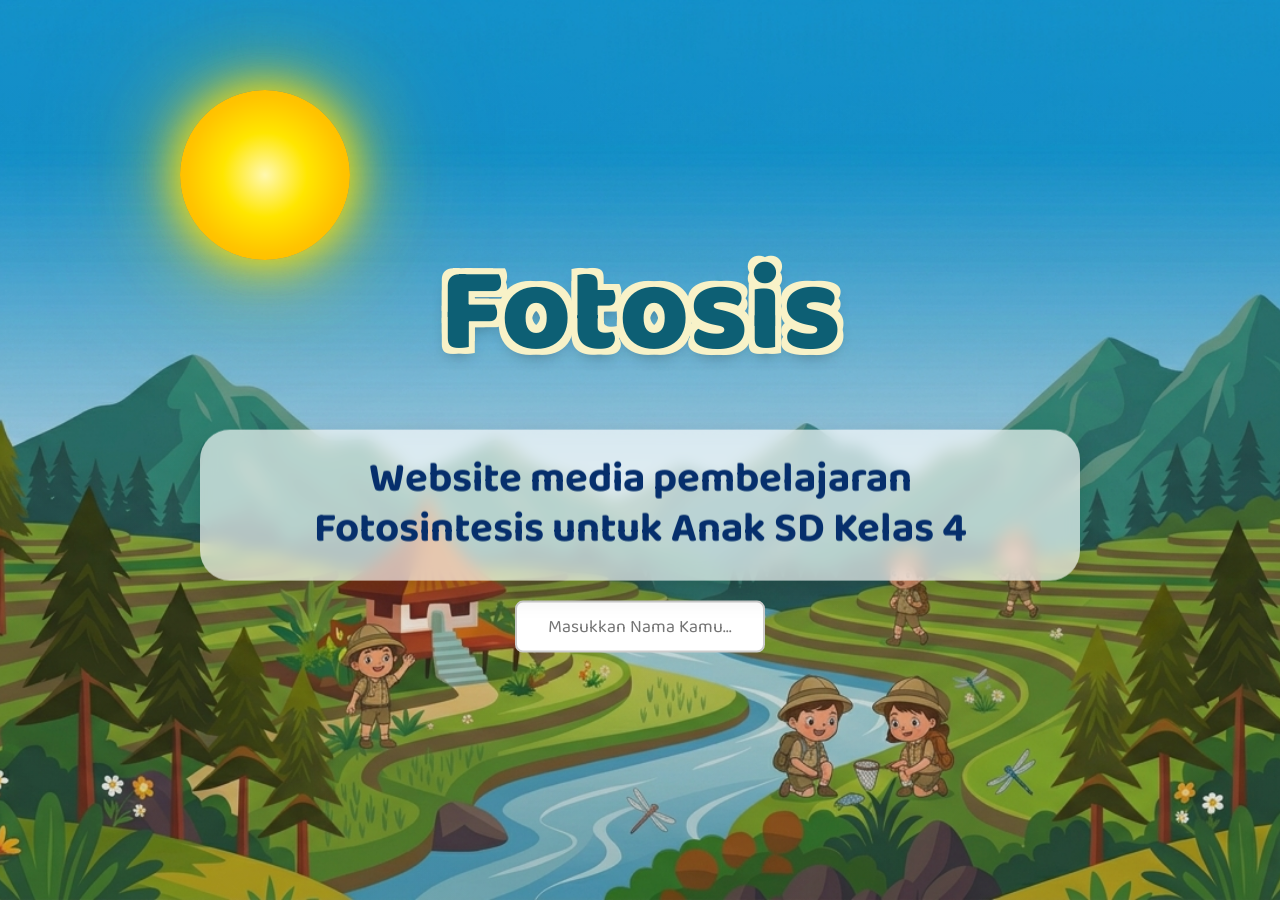
<file: index.html>
<!DOCTYPE html>
<html lang="id">

<head>
    <meta charset="UTF-8" />
    <meta name="viewport" content="width=device-width, initial-scale=1.0" />
    <title>Fotosis</title>

    <!-- CSS -->
    <link rel="stylesheet" href="css/style.css">

    <!-- Font -->
    <link href="https://fonts.googleapis.com/css2?family=Baloo+2:wght@400;600;700;800&display=swap" rel="stylesheet">

    <!-- Google Sign-In API -->
    <script src="https://accounts.google.com/gsi/client" async defer></script>

    <style>
        .login-section {
            display: flex;
            flex-direction: column;
            align-items: center;
            gap: 15px;
            margin-top: 20px;
        }

        .input-nama {
            padding: 10px 15px;
            font-size: 18px;
            border-radius: 8px;
            border: 2px solid #ccc;
            width: 100%;
            max-width: 250px;
            font-family: 'Baloo 2', cursive;
            text-align: center;
        }
    </style>
</head>

<body>
    <section class="hero">
        <!-- Glow Matahari -->
        <div class="sun-glow"></div>

        <!-- Cloud -->
        <div class="cloud cloud1"></div>
        <div class="cloud cloud2"></div>
        <div class="cloud cloud3"></div>

        <!-- Particle -->
        <div id="particles"></div>

        <!-- Content -->
        <div class="content">
            <h1 class="title">Fotosis</h1>

            <div class="subtitle-box">
                <div class="subtitle">
                    Website media pembelajaran <br>
                    Fotosintesis untuk Anak SD Kelas 4
                </div>
            </div>

            <!-- Area Login -->
            <div class="login-section">
                <!-- Form Input Nama -->
                <input type="text" id="inputNama" class="input-nama" placeholder="Masukkan Nama Kamu..." required />

                <!-- Konfigurasi Google Login -->
                <div id="g_id_onload"
                    data-client_id="55252416794-aueasmmutl5jokstkv0a6jmieo60o8v7.apps.googleusercontent.com"
                    data-context="signin" data-ux_mode="popup" data-callback="handleCredentialResponse"
                    data-auto_prompt="false">
                </div>

                <!-- Tombol Google Login -->
                <div class="g_id_signin" data-type="standard" data-shape="pill" data-theme="filled_blue"
                    data-text="signin_with" data-size="large" data-logo_alignment="left">
                </div>
            </div>
        </div>
    </section>

    <!-- JS untuk Handle Login & Pindah Halaman -->
    <script>
        function decodeJwtResponse(token) {
            let base64Url = token.split('.')[1];
            let base64 = base64Url.replace(/-/g, '+').replace(/_/g, '/');
            let jsonPayload = decodeURIComponent(window.atob(base64).split('').map(function (c) {
                return '%' + ('00' + c.charCodeAt(0).toString(16)).slice(-2);
            }).join(''));
            return JSON.parse(jsonPayload);
        }

        function handleCredentialResponse(response) {
            // Ambil nama dari input
            const namaInput = document.getElementById('inputNama').value;

            // Validasi: pastikan nama sudah diisi
            if (!namaInput || namaInput.trim() === "") {
                alert("Halo! Tolong masukkan nama kamu dulu ya sebelum login.");
                return;
            }

            // Decode data dari Google
            const responsePayload = decodeJwtResponse(response.credential);
            const emailGoogle = responsePayload.email;

            // Simpan nama custom dan email ke LocalStorage
            localStorage.setItem("userNama", namaInput);
            localStorage.setItem("userEmail", emailGoogle);

            // Arahkan ke halaman home
            window.location.href = "home.html";
        }
    </script>

    <script src="js/app.js"></script>
</body>

</html>
</file>
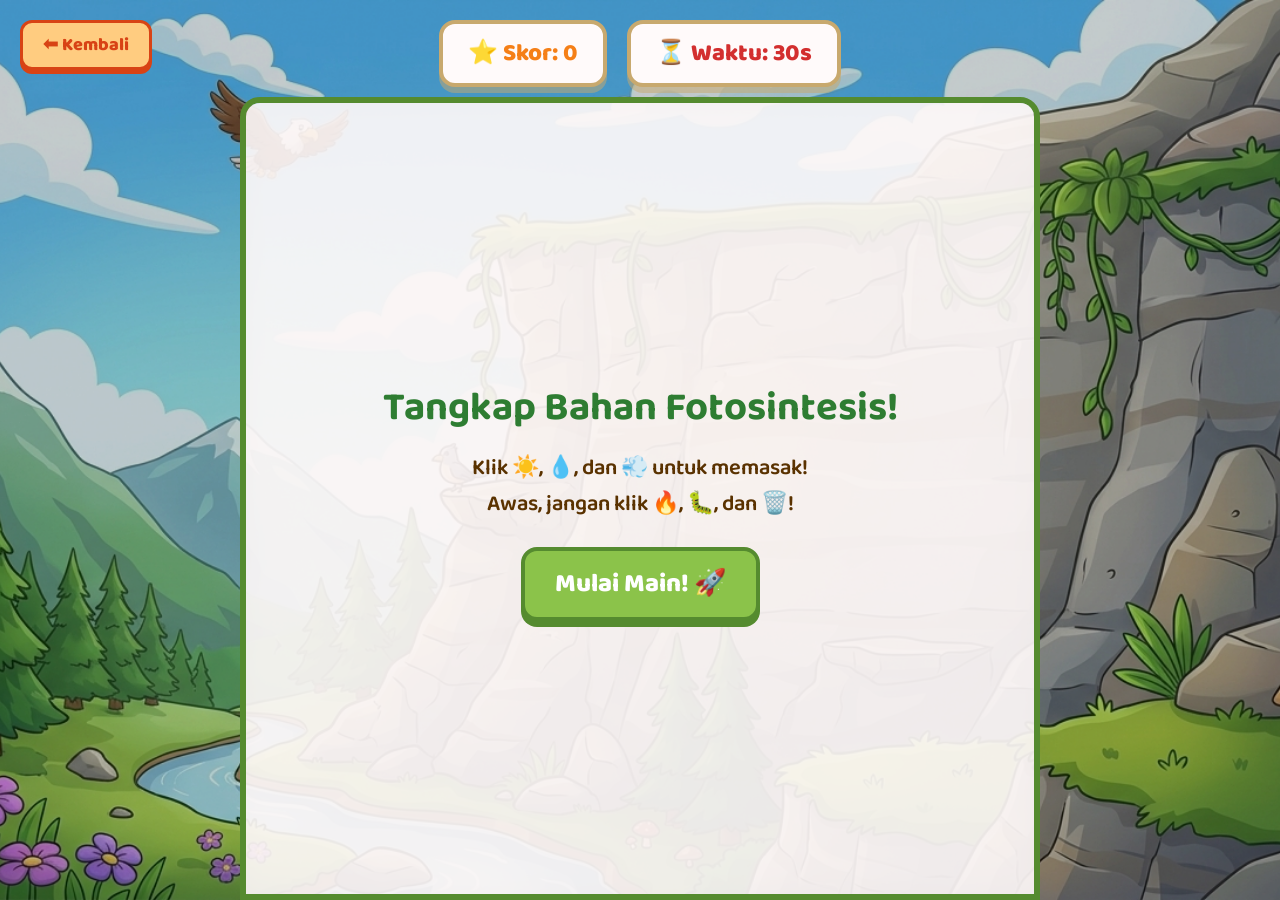
<file: game.html>
<!DOCTYPE html>
<html lang="id">

<head>
    <meta charset="UTF-8">
    <meta name="viewport" content="width=device-width, initial-scale=1.0">
    <title>Desa Prestasi - Game</title>

    <link href="https://fonts.googleapis.com/css2?family=Baloo+2:wght@400;600;700;800&display=swap" rel="stylesheet">

    <link rel="stylesheet" href="css/game.css">
</head>

<body>

    <a href="home.html" class="btn-back">⬅ Kembali</a>

    <div class="game-container">

        <div class="hud">
            <div class="hud-box score-box">
                ⭐ Skor: <span id="scoreDisplay">0</span>
            </div>
            <div class="hud-box time-box">
                ⏳ Waktu: <span id="timeDisplay">30</span>s
            </div>
        </div>

        <div id="gameArea" class="game-area">

            <div id="startScreen" class="overlay-screen">
                <h2>Tangkap Bahan Fotosintesis!</h2>
                <p>Klik ☀️, 💧, dan 💨 untuk memasak!<br>Awas, jangan klik 🔥, 🐛, dan 🗑️!</p>
                <button id="startBtn" class="btn-action">Mulai Main! 🚀</button>
            </div>

            <div id="gameOverScreen" class="overlay-screen hidden">
                <h2>Waktu Habis! ⏰</h2>
                <p>Skor Akhirmu: <span id="finalScore">0</span> ⭐</p>
                <button id="restartBtn" class="btn-action">Main Lagi 🔄</button>
            </div>

        </div>
    </div>

    <script src="js/game.js"></script>
</body>

</html>
</file>
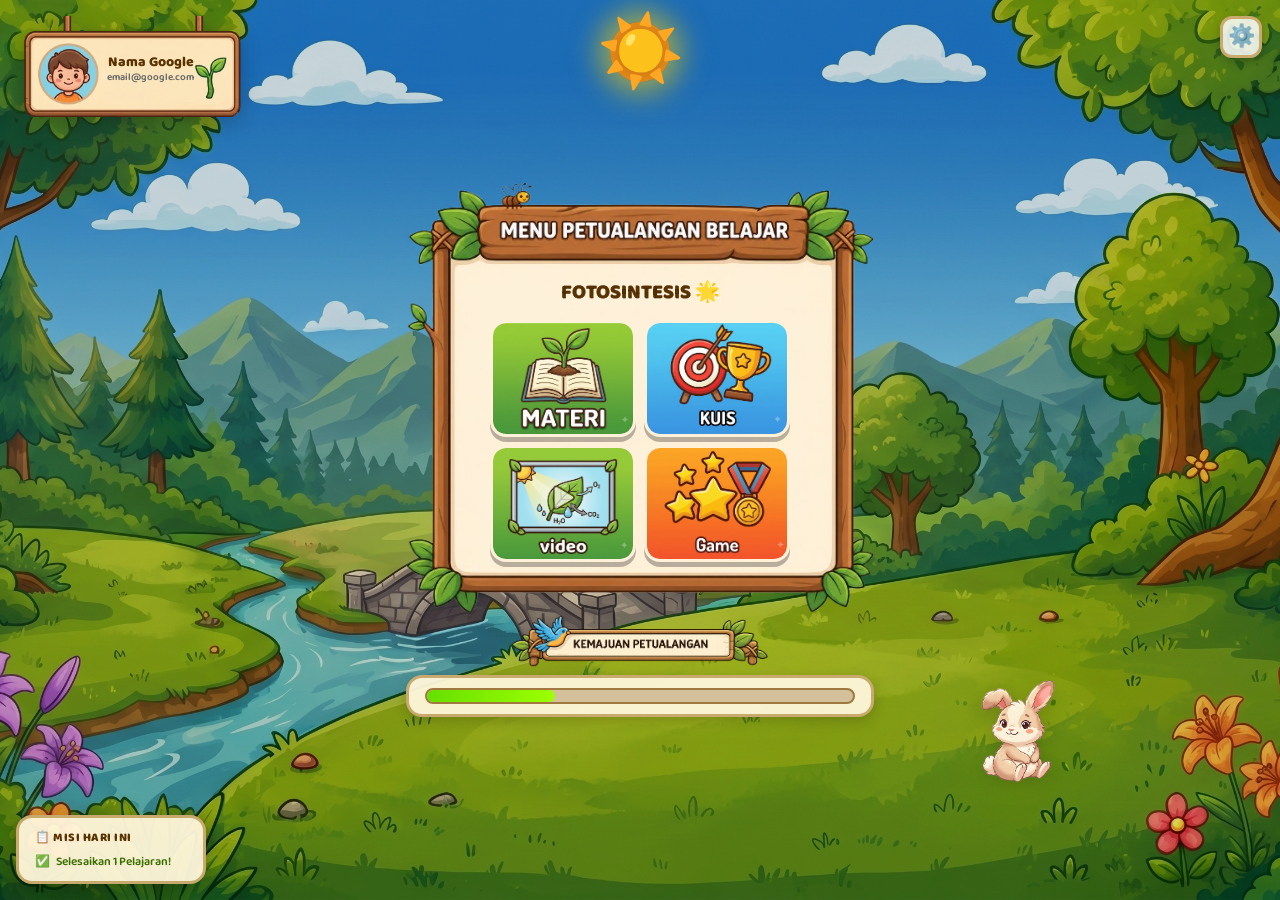
<file: home.html>
<!DOCTYPE html>
<html lang="id">

<head>
    <meta charset="UTF-8" />
    <meta name="viewport" content="width=device-width, initial-scale=1.0" />
    <title>Adventure Belajar</title>

    <link rel="stylesheet" href="css/home.css" />
    <link href="https://fonts.googleapis.com/css2?family=Baloo+2:wght@400;600;700;800&display=swap" rel="stylesheet">
</head>

<body>
    <!-- Sun -->
    <div class="sun"></div>

    <!-- Settings -->
    <button class="settings-btn" title="Pengaturan">⚙️</button>

    <!-- LAYOUT -->
    <div class="layout">
        <!-- MAIN BOARD -->
        <div class="main-board">
            <div class="board-frame">
                <!-- Inner parchment area -->
                <div class="board-inner">
                    <div class="board-subtitle">FOTOSINTESIS 🌟</div>

                    <div class="menu-grid">
                        <a href="materi.html" class="menu-card">
                            <img src="assets/home/materi.png" alt="Hutan Pelajaran" class="card-img">
                        </a>
                        <a href="quiz.html" class="menu-card">
                            <img src="assets/home/kuis.png" alt="Tebing Kuis" class="card-img">
                        </a>
                        <a href="video.html" class="menu-card">
                            <img src="assets/home/teman-aktivitas.png" alt="Taman Aktivitas" class="card-img">
                        </a>
                        <a href="game.html" class="menu-card">
                            <img src="assets/home/desa-presetasi.png" alt="Desa Prestasi" class="card-img">
                        </a>
                    </div>
                </div>
            </div>

            <img src="assets/home/progress_bar.png" alt="Kemajuan Petualangan" class="progress-label">
            <div class="progress-panel">
                <div class="progress-bar-bg">
                    <div class="progress-bar-fill"></div>
                    <div class="bird">🐦</div>
                </div>
            </div>
        </div>
    </div>

    <!-- CHARACTER AREA -->
    <div class="character-area">
        <div class="papan-nama-wrap">
            <img src="assets/home/papan_nama.png" alt="Papan Nama" class="papan-nama-img">

            <!-- Area Text Nama & Email -->
            <div class="user-text-container">
                <span class="nama-text" id="display-nama">Nama Google</span>
                <span class="email-text" id="display-email">email@google.com</span>
            </div>
        </div>
        <img src="assets/home/kelinci.png" alt="Kelinci" class="kelinci-img">
    </div>

    <!-- BOTTOM BAR -->
    <div class="bottom-area">
        <div class="mission-panel">
            <div class="mission-title">📋 Misi Hari Ini</div>
            <div class="mission-item">
                <span>✅</span>
                <span>Selesaikan 1 Pelajaran!</span>
            </div>
        </div>
    </div>

    <!-- Script untuk Mengambil Data dari LocalStorage -->
    <script>
        document.addEventListener("DOMContentLoaded", function () {
            // Ambil data yang disimpan saat login di index.html
            const nama = localStorage.getItem("userNama");
            const email = localStorage.getItem("userEmail");

            // Jika ada datanya, ganti teks default dengan data tersebut
            if (nama) {
                document.getElementById("display-nama").innerText = nama;
            }
            if (email) {
                document.getElementById("display-email").innerText = email;
            }
        });
    </script>
</body>

</html>
</file>
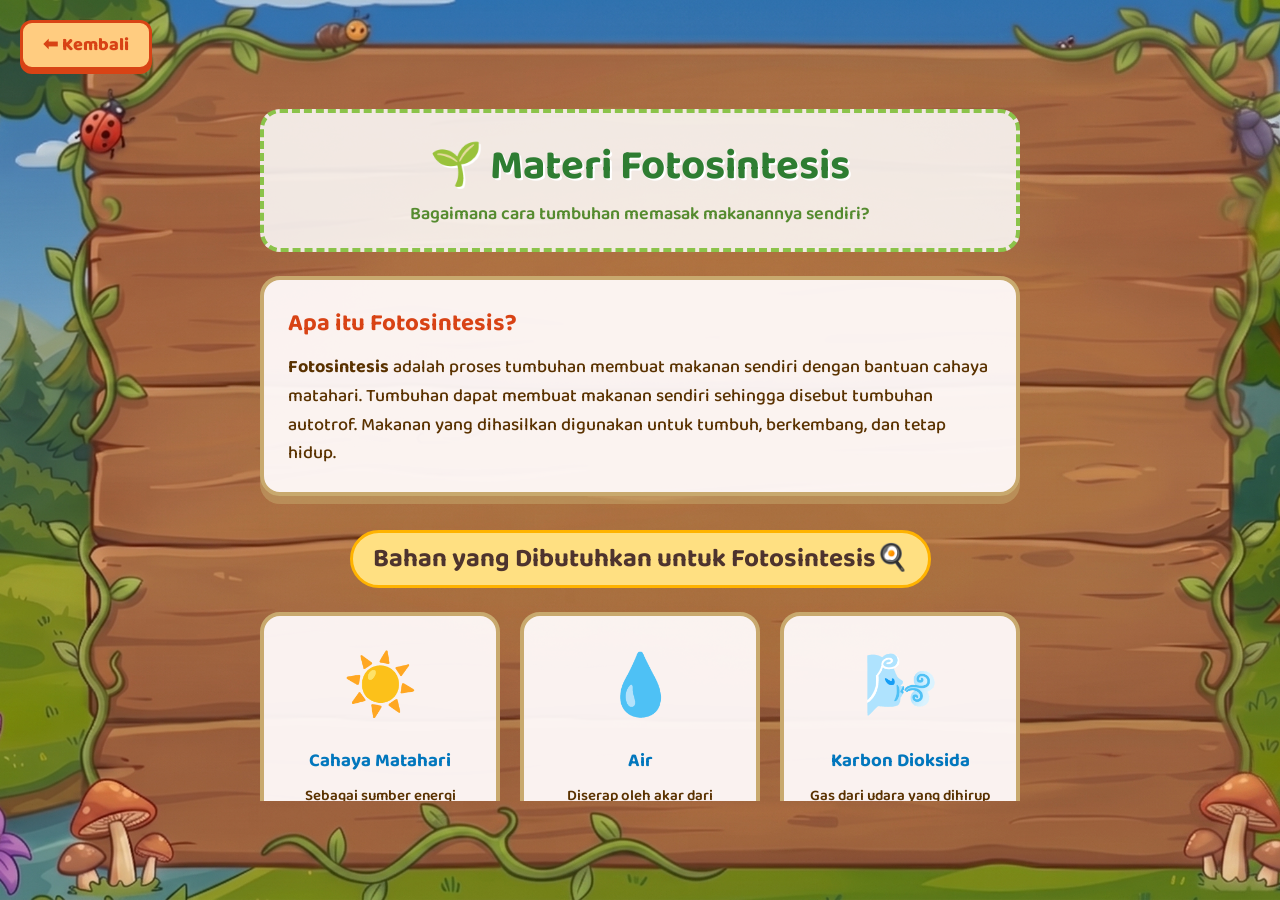
<file: materi.html>
<!DOCTYPE html>
<html lang="id">

<head>
    <meta charset="UTF-8">
    <meta name="viewport" content="width=device-width, initial-scale=1.0">
    <title>Materi: Fotosintesis</title>
    <link href="https://fonts.googleapis.com/css2?family=Baloo+2:wght@400;600;700;800&display=swap" rel="stylesheet">
    <link rel="stylesheet" href="css/materi.css">
</head>

<body>

    <a href="home.html" class="btn-back">⬅ Kembali</a>

    <div class="materi-container">

        <div class="materi-header">
            <h1>🌱 Materi Fotosintesis </h1>
            <p>Bagaimana cara tumbuhan memasak makanannya sendiri?</p>
        </div>

        <div class="card card-intro">
            <h2>Apa itu Fotosintesis?</h2>
            <p><strong>Fotosintesis</strong> adalah proses tumbuhan membuat makanan sendiri dengan bantuan cahaya
                matahari. Tumbuhan
                dapat membuat makanan sendiri sehingga disebut tumbuhan autotrof. Makanan yang dihasilkan digunakan
                untuk tumbuh, berkembang, dan tetap hidup.</p>
        </div>

        <h2 class="section-title">Bahan yang Dibutuhkan untuk Fotosintesis🍳</h2>
        <div class="ingredients-grid">
            <div class="card item">
                <div class="icon">☀️</div>
                <h3>Cahaya Matahari</h3>
                <p>Sebagai sumber energi yang memberikan energi panas.</p>
            </div>
            <div class="card item">
                <div class="icon">💧</div>
                <h3>Air</h3>
                <p>Diserap oleh akar dari dalam tanah dan dikirim naik ke daun.</p>
            </div>
            <div class="card item">
                <div class="icon">🌬️</div>
                <h3>Karbon Dioksida</h3>
                <p>Gas dari udara yang dihirup oleh daun (gas yang kita hembuskan!).</p>
            </div>
        </div>

        <h2 class="section-title">🌿 Bagaimana Proses Fotosintesis Terjadi?</h2>
        <div class="result-box">
            <div class="card item-result-poin">
                <ol class="langkah-fotosintesis">
                    <li>Akar menyerap air dari tanah.</li>
                    <li>Daun mengambil karbon dioksida dari udara.</li>
                    <li>Klorofil menangkap cahaya matahari.</li>
                    <li>Air dan karbon dioksida diolah menjadi makanan.</li>
                    <li>Tumbuhan menghasilkan oksigen yang dilepaskan ke udara.</li>
                </ol>
            </div>
        </div>

        <h2 class="section-title">🌎 Manfaat Fotosintesis</h2>
        <div class="result-box">
            <div class="card item-result">
                <div class="icon">🌱</div>
                <p>Membantu tumbuhan membuat makanan.</p>
            </div>
            <div class="card item-result">
                <div class="icon">🌿</div>
                <p>Membantu tumbuhan tumbuh dan berkembang.</p>
            </div>
            <div class="card item-result">
                <div class="icon">💨</div>
                <p>Menghasilkan oksigen untuk manusia dan hewan.</p>
            </div>
            <div class="card item-result">
                <div class="icon">🌎</div>
                <p>Menjaga udara tetap bersih.</p>
            </div>
        </div>

    </div>

</body>

</html>
</file>
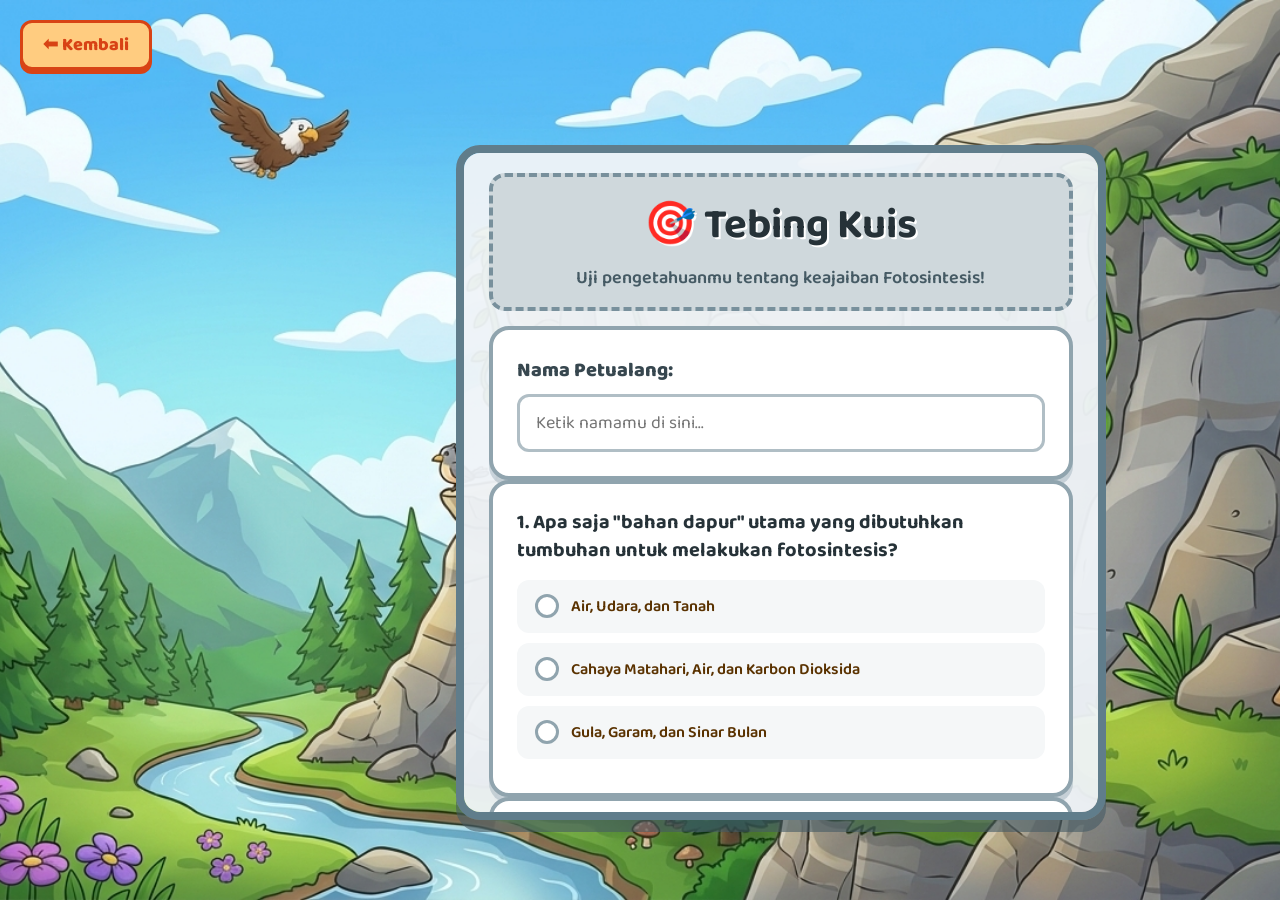
<file: quiz.html>
<!DOCTYPE html>
<html lang="id">

<head>
    <meta charset="UTF-8">
    <meta name="viewport" content="width=device-width, initial-scale=1.0">
    <title>Tebing Kuis - Adventure Belajar</title>

    <link href="https://fonts.googleapis.com/css2?family=Baloo+2:wght@400;600;700;800&display=swap" rel="stylesheet">

    <link rel="stylesheet" href="css/quiz.css">
</head>

<body>

    <a href="home.html" class="btn-back">⬅ Kembali</a>

    <div class="quiz-container">

        <div class="quiz-header">
            <h1>🎯 Tebing Kuis</h1>
            <p>Uji pengetahuanmu tentang keajaiban Fotosintesis!</p>
        </div>

        <form id="quizForm" action="" method="POST">

            <div class="input-section">
                <label for="nama">Nama Petualang:</label>
                <input type="text" id="nama" name="nama" placeholder="Ketik namamu di sini..." required>
            </div>

            <div class="question-card">
                <h3>1. Apa saja "bahan dapur" utama yang dibutuhkan tumbuhan untuk melakukan fotosintesis?</h3>
                <label class="option">
                    <input type="radio" name="soal_1" value="A" required>
                    <span class="custom-radio"></span> Air, Udara, dan Tanah
                </label>
                <label class="option">
                    <input type="radio" name="soal_1" value="B">
                    <span class="custom-radio"></span> Cahaya Matahari, Air, dan Karbon Dioksida
                </label>
                <label class="option">
                    <input type="radio" name="soal_1" value="C">
                    <span class="custom-radio"></span> Gula, Garam, dan Sinar Bulan
                </label>
            </div>

            <div class="question-card">
                <h3>2. Di bagian tubuh tumbuhan manakah proses "memasak" atau fotosintesis ini terjadi?</h3>
                <label class="option">
                    <input type="radio" name="soal_2" value="A" required>
                    <span class="custom-radio"></span> Di dalam Akar
                </label>
                <label class="option">
                    <input type="radio" name="soal_2" value="B">
                    <span class="custom-radio"></span> Di Batang Pohon
                </label>
                <label class="option">
                    <input type="radio" name="soal_2" value="C">
                    <span class="custom-radio"></span> Di dalam Daun
                </label>
            </div>

            <div class="question-card">
                <h3>3. Gas apa yang dihasilkan oleh tumbuhan dari proses fotosintesis yang sangat penting untuk kita
                    bernapas?</h3>
                <label class="option">
                    <input type="radio" name="soal_3" value="A" required>
                    <span class="custom-radio"></span> Oksigen
                </label>
                <label class="option">
                    <input type="radio" name="soal_3" value="B">
                    <span class="custom-radio"></span> Karbon Dioksida
                </label>
                <label class="option">
                    <input type="radio" name="soal_3" value="C">
                    <span class="custom-radio"></span> Helium
                </label>
            </div>

            <button type="submit" class="btn-submit">🚀 Kirim Jawaban!</button>
        </form>
    </div>

</body>

</html>
</file>
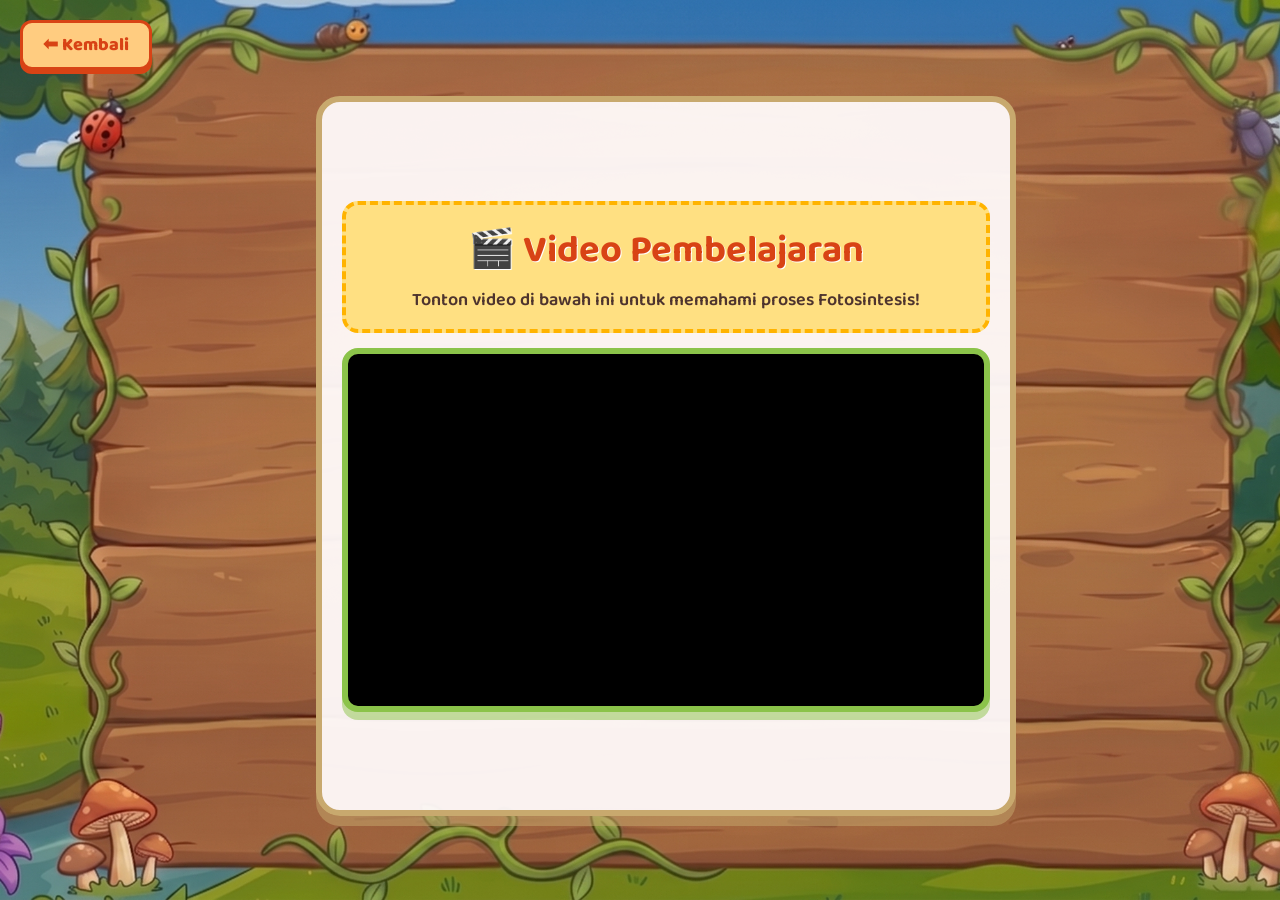
<file: video.html>
<!DOCTYPE html>
<html lang="id">

<head>
    <meta charset="UTF-8">
    <meta name="viewport" content="width=device-width, initial-scale=1.0">
    <title>Video Pembelajaran - Adventure Belajar</title>

    <link href="https://fonts.googleapis.com/css2?family=Baloo+2:wght@400;600;700;800&display=swap" rel="stylesheet">

    <link rel="stylesheet" href="css/video.css">
</head>

<body>

    <a href="home.html" class="btn-back">⬅ Kembali</a>

    <div class="video-container">

        <div class="video-header">
            <h1>🎬 Video Pembelajaran</h1>
            <p>Tonton video di bawah ini untuk memahami proses Fotosintesis!</p>
        </div>

        <div class="video-wrapper">
            <iframe src="https://www.youtube.com/embed/UOZqL2DksS0?si=pXwzT6Kx3hYQ9v_" title="YouTube video player"
                frameborder="0"
                allow="accelerometer; autoplay; clipboard-write; encrypted-media; gyroscope; picture-in-picture; web-share"
                referrerpolicy="strict-origin-when-cross-origin" allowfullscreen>
            </iframe>
        </div>

    </div>

</body>

</html>
</file>
<file: css/style.css>
* {
  margin: 0;
  padding: 0;
  box-sizing: border-box;
  font-family: "Baloo 2", cursive;
}

body {
  overflow: hidden;
  height: 100vh;
}

/* =========================================
   HERO
========================================= */

.hero {
  position: relative;
  width: 100%;
  height: 100vh;

  background:
    linear-gradient(rgba(0, 0, 0, 0.08), rgba(0, 0, 0, 0.1)),
    url("../assets/bg.png");

  background-size: cover;
  background-position: center;
  overflow: hidden;
}

/* =========================================
   CONTENT
========================================= */

.content {
  position: absolute;
  top: 50%;
  left: 50%;
  transform: translate(-50%, -50%);
  z-index: 10;
  text-align: center;
  width: 90%;
  max-width: 1100px;

  animation: fadeUp 1.5s ease;
}

.title {
  font-size: 120px;
  font-weight: 800;
  color: #0d5f74;

  text-shadow:
    -6px -6px 0 #f8f2c8,
    6px -6px 0 #f8f2c8,
    -6px 6px 0 #f8f2c8,
    6px 6px 0 #f8f2c8,
    0 8px 15px rgba(0, 0, 0, 0.25);

  animation: float 4s ease-in-out infinite;
}

.subtitle-box {
  margin: 20px auto;
  width: 80%;

  background: rgba(255, 255, 255, 0.65);
  backdrop-filter: blur(8px);

  padding: 25px;
  border-radius: 30px;

  box-shadow: 0 10px 30px rgba(0, 0, 0, 0.15);

  animation: fadeUp 1.5ss ease;
}

.subtitle {
  font-size: 42px;
  line-height: 1.2;
  color: #062f6c;
  font-weight: 700;
}

/* =========================================
   BUTTON
========================================= */

.start-btn {
  margin-top: 30px;
  padding: 18px 120px;

  font-size: 72px;
  border: none;
  border-radius: 100px;

  cursor: pointer;

  background: linear-gradient(to bottom, #9dff00, #63c600);

  color: white;
  font-weight: 800;

  box-shadow:
    0 12px 0 #2d6900,
    0 15px 30px rgba(0, 0, 0, 0.3);

  -webkit-text-stroke: 3px #183400;

  transition: 0.25s;
  position: relative;
  overflow: hidden;

  animation: bounce 2s infinite;
}

.start-btn:hover {
  transform: scale(1.05);
}

.start-btn:active {
  transform: translateY(8px);

  box-shadow:
    0 5px 0 #2d6900,
    0 8px 20px rgba(0, 0, 0, 0.2);
}

.start-btn::before {
  content: "";
  position: absolute;

  top: 0;
  left: -120px;

  width: 70px;
  height: 100%;

  background: rgba(255, 255, 255, 0.5);

  transform: skewX(-20deg);

  animation: shine 3s infinite;
}

/* =========================================
   SUN GLOW
========================================= */

.sun-glow {
  position: absolute;

  top: 90px;
  left: 180px;

  width: 170px;
  height: 170px;

  border-radius: 50%;

  background: radial-gradient(
    circle,
    #fff8b0 0%,
    #ffe600 35%,
    #ffc400 65%,
    #ffae00 100%
  );

  box-shadow:
    0 0 40px rgba(255, 230, 0, 0.9),
    0 0 80px rgba(255, 220, 0, 0.7),
    0 0 140px rgba(255, 210, 0, 0.5);

  z-index: 1;

  animation: sunPulse 4s ease-in-out infinite;
}

.sun {
  position: absolute;
  top: 22px;
  left: 50%;
  transform: translateX(-50%);
  width: 60px;
  height: 60px;
  background: radial-gradient(circle, #c0660bff, #ed971fff);
  border-radius: 50%;
  box-shadow: 0 0 28px 12px rgba(255, 210, 0, 0.55);
  z-index: 5;
  animation: sunPulse 3s ease-in-out infinite;
}

.sun::before {
  content: "☀️";
  font-size: 70px;
  position: absolute;
  top: 57%;
  left: 50%;
  transform: translate(-50%, -50%);
}

/* =========================================
   CLOUD
========================================= */

.cloud {
  position: absolute;
  background: #ffffff;

  border-radius: 100px;

  filter: blur(1px);

  opacity: 0.95;

  animation:
    cloudMove linear infinite,
    cloudFloat ease-in-out infinite;
}

/* BENTUK AWAN */

.cloud::before,
.cloud::after {
  content: "";
  position: absolute;
  background: #ffffff;
  border-radius: 50%;
}

/* =========================================
   CLOUD 1
========================================= */

.cloud1 {
  width: 220px;
  height: 70px;

  top: 90px;
  left: -300px;

  animation-duration: 45s, 5s;
}

.cloud1::before {
  width: 90px;
  height: 90px;

  top: -45px;
  left: 30px;
}

.cloud1::after {
  width: 120px;
  height: 120px;

  top: -60px;
  right: 25px;
}

/* =========================================
   CLOUD 2
========================================= */

.cloud2 {
  width: 160px;
  height: 55px;

  top: 210px;
  left: -250px;

  opacity: 0.8;

  transform: scale(0.8);

  animation-duration: 65s, 6s;
}

.cloud2::before {
  width: 70px;
  height: 70px;

  top: -30px;
  left: 20px;
}

.cloud2::after {
  width: 85px;
  height: 85px;

  top: -40px;
  right: 18px;
}

/* =========================================
   CLOUD 3
========================================= */

.cloud3 {
  width: 260px;
  height: 80px;

  top: 60px;
  left: -400px;

  opacity: 0.7;

  transform: scale(1.1);

  animation-duration: 85s, 7s;
}

.cloud3::before {
  width: 100px;
  height: 100px;

  top: -50px;
  left: 35px;
}

.cloud3::after {
  width: 130px;
  height: 130px;

  top: -65px;
  right: 30px;
}

/* =========================================
   PARTICLES
========================================= */

.particle {
  position: absolute;

  width: 12px;
  height: 12px;

  background: rgba(255, 255, 255, 0.7);

  border-radius: 50%;

  animation: particleFloat linear infinite;
}

/* =========================================
   ANIMATION
========================================= */

@keyframes fadeUp {
  from {
    opacity: 0;
    transform: translate(-50%, -40%);
  }

  to {
    opacity: 1;
    transform: translate(-50%, -50%);
  }
}

@keyframes float {
  0%,
  100% {
    transform: translateY(0px);
  }

  50% {
    transform: translateY(-10px);
  }
}

@keyframes bounce {
  0%,
  100% {
    transform: translateY(0);
  }

  50% {
    transform: translateY(-8px);
  }
}

@keyframes shine {
  0% {
    left: -120px;
  }

  100% {
    left: 120%;
  }
}

@keyframes cloudMove {
  from {
    transform: translateX(0);
  }

  to {
    transform: translateX(2200px);
  }
}

@keyframes cloudFloat {
  0%,
  100% {
    margin-top: 0;
  }

  50% {
    margin-top: -12px;
  }
}

@keyframes sunPulse {
  0%,
  100% {
    transform: scale(1);
  }

  50% {
    transform: scale(1.05);
  }
}

@keyframes sunAura {
  0%,
  100% {
    transform: scale(1);
    opacity: 0.8;
  }

  50% {
    transform: scale(1.08);
    opacity: 1;
  }
}

@keyframes particleFloat {
  from {
    transform: translateY(0);
    opacity: 0;
  }

  10% {
    opacity: 1;
  }

  to {
    transform: translateY(-100vh);
    opacity: 0;
  }
}

/* =========================================
   RESPONSIVE
========================================= */

@media (max-width: 768px) {
  .title {
    font-size: 70px;
  }

  .subtitle {
    font-size: 26px;
  }

  .start-btn {
    font-size: 42px;
    padding: 15px 70px;
  }

  .subtitle-box {
    width: 95%;
  }
}
</file>
<file: css/game.css>
* {
  margin: 0;
  padding: 0;
  box-sizing: border-box;
  font-family: "Baloo 2", cursive;
}

/* Hapus semua kode body dan game-area yang lama, ganti dengan ini: */

body {
  width: 100vw;
  height: 100vh;
  overflow: hidden;
  /* Pastikan lokasi file bg_kuis.png benar. Jika assets sejajar dengan folder css, ini sudah benar */
  background: url("../assets/bg_kuis.png") center center / cover no-repeat;
  background-color: #aed581; /* Warna cadangan jika gambar gagal dimuat */
  color: #5a3200;
  display: flex;
  flex-direction: column;
  align-items: center;
}

/* Tambahkan ini di bawah body di css/game.css jika ingin background sedikit redup */
body::before {
  content: "";
  position: absolute;
  inset: 0;
  background: rgba(0, 0, 0, 0.2); /* Gelap tipis 20% */
  z-index: -1;
}

.game-area {
  flex-grow: 1;
  position: relative;
  width: 100%; /* Tambahkan ini */
  border: 6px solid #558b2f;
  border-radius: 20px 20px 0 0;
  /* Background area game dibuat transparan agar gambar background body terlihat */
  background: rgba(255, 255, 255, 0.1);
  overflow: hidden;
  box-shadow: inset 0 0 20px rgba(0, 0, 0, 0.2);
}

/* TOMBOL KEMBALI */
.btn-back {
  position: absolute;
  top: 20px;
  left: 20px;
  background: #ffcc80;
  color: #d84315;
  text-decoration: none;
  font-weight: 800;
  font-size: 18px;
  padding: 8px 20px;
  border: 3px solid #d84315;
  border-radius: 12px;
  box-shadow: 0 4px 0 #d84315;
  z-index: 100;
  transition:
    transform 0.1s,
    box-shadow 0.1s;
}

.btn-back:active {
  transform: translateY(4px);
  box-shadow: 0 0 0 #d84315;
}

/* WADAH UTAMA */
.game-container {
  width: 100%;
  max-width: 800px;
  height: 100vh;
  display: flex;
  flex-direction: column;
  padding-top: 20px;
}

/* HUD (Head-Up Display) - Skor dan Waktu */
.hud {
  display: flex;
  justify-content: center;
  gap: 20px;
  margin-bottom: 10px;
  z-index: 10;
}

.hud-box {
  background: #fffafa;
  border: 4px solid #c8a96e;
  border-radius: 16px;
  padding: 10px 25px;
  font-size: 24px;
  font-weight: 800;
  box-shadow: 0 6px 0 rgba(200, 169, 110, 0.5);
}

.score-box {
  color: #f57f17;
}
.time-box {
  color: #d32f2f;
}

/* BARANG YANG JATUH */
.falling-item {
  position: absolute;
  font-size: 50px;
  cursor: pointer;
  user-select: none;
  /* Animasi jatuh dikendalikan oleh JS/CSS Keyframes */
  animation: fall linear forwards;
  transition: transform 0.1s;
}

.falling-item:active {
  transform: scale(0.8);
}

@keyframes fall {
  from {
    top: -60px;
  }
  to {
    top: 100%;
  }
}

/* LAYAR OVERLAY (Start & Game Over) */
.overlay-screen {
  position: absolute;
  inset: 0;
  background: rgba(255, 250, 250, 0.9);
  display: flex;
  flex-direction: column;
  align-items: center;
  justify-content: center;
  text-align: center;
  z-index: 50;
}

.overlay-screen h2 {
  font-size: 40px;
  color: #2e7d32;
  margin-bottom: 10px;
}

.overlay-screen p {
  font-size: 22px;
  font-weight: 600;
  margin-bottom: 25px;
}

.hidden {
  display: none !important;
}

/* TOMBOL AKSI */
.btn-action {
  background: #8bc34a;
  color: white;
  font-size: 26px;
  font-weight: 800;
  padding: 12px 30px;
  border: 4px solid #558b2f;
  border-radius: 16px;
  cursor: pointer;
  box-shadow: 0 6px 0 #558b2f;
  transition:
    transform 0.1s,
    box-shadow 0.1s;
}

.btn-action:active {
  transform: translateY(6px);
  box-shadow: 0 0 0 #558b2f;
}
</file>
<file: css/home.css>
* {
  margin: 0;
  padding: 0;
  box-sizing: border-box;
  font-family: "Baloo 2", cursive;
}

body {
  width: 100vw;
  min-height: 100vh;
  overflow-x: hidden;
  overflow-y: auto;
  background: url("../assets/home/bg1.png") center center / cover no-repeat;
  position: relative;
  display: flex;
  align-items: center;
  justify-content: center;
}

body::before {
  content: "";
  position: absolute;
  inset: 0;
  background: rgba(0, 0, 0, 0.15);
  z-index: 0;
}

/* =========================================
           SUN
========================================= */
.sun {
  position: absolute;
  top: 22px;
  left: 50%;
  transform: translateX(-50%);
  width: 60px;
  height: 60px;
  background: radial-gradient(circle, #c0660bff, #ed971fff);
  border-radius: 50%;
  box-shadow: 0 0 28px 12px rgba(255, 210, 0, 0.55);
  z-index: 5;
  animation: sunPulse 3s ease-in-out infinite;
}

.sun::before {
  content: "☀️";
  font-size: 70px;
  position: absolute;
  top: 57%;
  left: 50%;
  transform: translate(-50%, -50%);
}

/* =========================================
           SETTINGS
========================================= */
.settings-btn {
  position: absolute;
  top: 16px;
  right: 18px;
  width: 42px;
  height: 42px;
  background: rgba(255, 255, 255, 0.85);
  border: 3px solid #c8a96e;
  border-radius: 12px;
  font-size: 22px;
  cursor: pointer;
  z-index: 20;
  display: flex;
  align-items: center;
  justify-content: center;
  box-shadow: 0 3px 10px rgba(0, 0, 0, 0.2);
  transition: transform 0.3s;
}

.settings-btn:hover {
  transform: rotate(45deg) scale(1.1);
}

/* =========================================
           LAYOUT WRAPPER
========================================= */
.layout {
  position: relative;
  z-index: 10;
  width: 100%;
  max-width: 500px;
  padding: 0 16px;
}

/* =========================================
           MAIN BOARD
========================================= */
.main-board {
  width: 100%;
  animation: boardIn 0.7s cubic-bezier(0.34, 1.56, 0.64, 1) forwards;
}

.board-frame {
  position: relative;
  background: url("../assets/home/frame-menu-new.png") center / 100% 100%
    no-repeat;
  padding: 20% 12% 13%;
  border: none;
  box-shadow: none;
}

.board-frame::before {
  display: none;
}

.board-inner {
  position: relative;
  z-index: 1;
}

.board-subtitle {
  text-align: center;
  font-size: clamp(20px, 2vw, 18px);
  font-weight: 800;
  color: #5a3200;
  margin-bottom: 12px;
  -webkit-text-stroke: 0.3px #3b2200;
}

/* =========================================
           MENU GRID
========================================= */
.menu-grid {
  display: grid;
  grid-template-columns: 1fr 1fr;
  gap: 8px;
  position: relative;
  z-index: 1;
  max-width: 300px;
  margin: 0 auto;
}

.menu-card {
  display: block;
  border-radius: 16px;
  text-decoration: none;
  cursor: pointer;
  border: 3px solid transparent;
  transition:
    transform 0.2s,
    box-shadow 0.2s;
  position: relative;
  overflow: hidden;
  box-shadow: 0 5px 0 rgba(0, 0, 0, 0.28);
  aspect-ratio: 5 / 4;
}

.menu-card::after {
  content: "";
  position: absolute;
  top: 0;
  left: -70px;
  width: 50px;
  height: 100%;
  background: rgba(255, 255, 255, 0.3);
  transform: skewX(-20deg);
  animation: cardShine 4s infinite;
}

.menu-card:hover {
  transform: translateY(-4px) scale(1.04);
  box-shadow: 0 10px 0 rgba(0, 0, 0, 0.22);
}
.menu-card:active {
  transform: translateY(2px);
  box-shadow: 0 2px 0 rgba(0, 0, 0, 0.22);
}

.card-img {
  width: 100%;
  height: 100%;
  object-fit: cover;
  display: block;
  border-radius: 13px;
}

/* =========================================
CHARACTER AREA (PAPAN NAMA & KELINCI)
========================================= */

.character-area {
  position: absolute;
  right: 15%;
  bottom: 12%;
  z-index: 5;
  display: flex;
  flex-direction: column;
  align-items: center;
  width: 140px;
}

.papan-nama-wrap {
  position: fixed;
  top: 16px;
  left: 16px;
  width: 230px;
  max-width: 45vw;
  z-index: 20;
}

.papan-nama-img {
  width: 100%;
  display: block;
  filter: drop-shadow(0 4px 10px rgba(0, 0, 0, 0.22));
}

.user-text-container {
  position: absolute;
  top: 20%;
  bottom: 15%;
  left: 28%;
  right: 11%;
  display: flex;
  flex-direction: column;
  align-items: center;
  justify-content: center;
  z-index: 2;
}

.nama-text {
  position: static !important;
  transform: none !important;
  font-size: clamp(11px, 2.5vw, 14px);
  font-weight: 800;
  color: #5a3200;
  line-height: 1.1;
  white-space: nowrap;
  overflow: hidden;
  text-overflow: ellipsis;
  width: 100%;
  text-align: center;
  margin-bottom: 2px;
  user-select: none;
}

.email-text {
  position: static !important;
  transform: none !important;
  font-size: clamp(8px, 1.8vw, 10px);
  color: #666;
  font-weight: 600;
  line-height: 1.1;
  white-space: nowrap;
  overflow: hidden;
  text-overflow: ellipsis;
  width: 100%;
  text-align: center;
  user-select: none;
}

.kelinci-img {
  width: 220px;
  margin-top: 4px;
  filter: drop-shadow(0 4px 8px rgba(0, 0, 0, 0.15));
  animation: kelinciNapas 3s ease-in-out infinite;
}

/* =========================================
           BOTTOM BAR (PROGRESS & MISI)
========================================= */
.bottom-area {
  position: absolute;
  bottom: 16px;
  left: 16px;
  right: 16px;
  z-index: 10;
  display: flex;
  align-items: center;
  gap: 12px;
}

.progress-panel {
  flex: 1;
  background: rgba(255, 247, 220, 0.95);
  border: 3px solid #c8a96e;
  border-radius: 16px;
  padding: 10px 16px;
  box-shadow: 0 4px 14px rgba(0, 0, 0, 0.18);
}

.progress-label {
  display: block;
  width: 100%;
  max-width: 260px;
  margin: -10px auto 8px;
}

.progress-bar-bg {
  background: #d4c09a;
  border-radius: 20px;
  height: 16px;
  overflow: hidden;
  border: 2px solid #a07840;
  position: relative;
}

.progress-bar-fill {
  height: 100%;
  width: 0%;
  background: linear-gradient(to right, #66e000, #9dff00);
  border-radius: 20px;
  animation: fillProgress 2.5s ease-out 0.5s forwards;
}

.bird {
  position: absolute;
  bottom: 6px;
  left: calc(30% - 12px);
  font-size: 18px;
  z-index: 1;
  animation: birdHop 2s ease-in-out infinite;
}

.mission-panel {
  background: rgba(255, 247, 220, 0.95);
  border: 3px solid #c8a96e;
  border-radius: 16px;
  padding: 10px 16px;
  min-width: 190px;
  box-shadow: 0 4px 14px rgba(0, 0, 0, 0.18);
}

.mission-title {
  font-size: 12px;
  font-weight: 800;
  color: #5a3200;
  text-transform: uppercase;
  letter-spacing: 0.5px;
  margin-bottom: 5px;
}

.mission-item {
  display: flex;
  align-items: center;
  gap: 6px;
  font-size: 12px;
  font-weight: 600;
  color: #3d6e00;
}

/* =========================================
           ANIMATIONS
========================================= */
@keyframes sunPulse {
  0%,
  100% {
    box-shadow: 0 0 28px 12px rgba(255, 210, 0, 0.55);
  }
  50% {
    box-shadow: 0 0 44px 22px rgba(255, 210, 0, 0.8);
  }
}

@keyframes cardShine {
  0% {
    left: -70px;
  }
  30% {
    left: 110%;
  }
  100% {
    left: 110%;
  }
}

@keyframes fillProgress {
  from {
    width: 0%;
  }
  to {
    width: 30%;
  }
}

@keyframes birdHop {
  0%,
  100% {
    transform: translateY(0);
  }
  50% {
    transform: translateY(-5px);
  }
}

@keyframes boardIn {
  from {
    opacity: 0;
    transform: scale(0.9);
  }
  to {
    opacity: 1;
    transform: scale(1);
  }
}

@keyframes kelinciNapas {
  0%,
  100% {
    transform: scale(1);
  }
  50% {
    transform: scale(1.04);
  }
}

/* =========================================
RESPONSIVE KHUSUS HP (MEDIA QUERY)
========================================= */
@media (max-width: 600px) {
  body {
    flex-direction: column;
    justify-content: flex-start;
    padding: 90px 12px 20px 12px;
  }

  .layout {
    max-width: 100%;
    padding: 0;
  }

  .papan-nama-wrap {
    width: 185px;
    top: 10px;
    left: 10px;
  }

  .settings-btn {
    top: 10px;
    right: 10px;
    width: 38px;
    height: 38px;
  }

  .sun {
    width: 45px;
    height: 45px;
    top: 12px;
  }
  .sun::before {
    font-size: 45px;
  }

  /* Kelinci diposisikan natural di bawah menu utama */
  .character-area {
    position: relative;
    right: unset;
    bottom: unset;
    width: 100px;
    margin: 15px auto 5px auto;
  }
  .kelinci-img {
    width: 100%;
  }

  /* Panel bawah berderet ke bawah agar tidak kepotong */
  .bottom-area {
    position: relative;
    bottom: unset;
    left: unset;
    right: unset;
    width: 100%;
    margin-top: 10px;
    display: flex;
    flex-direction: column;
    gap: 10px;
  }

  .mission-panel {
    width: 100%;
    min-width: unset;
  }
}
</file>
<file: css/materi.css>
* {
  margin: 0;
  padding: 0;
  box-sizing: border-box;
  font-family: "Baloo 2", cursive;
}

body {
  width: 100vw;
  height: 100vh;
  overflow: hidden; /* Mengunci layar utama agar tidak bisa discroll */
  /* Ganti URL di bawah ini dengan nama file gambar papan lu */
  background: url("../assets/bg_materii.png") center center / cover no-repeat;
  color: #5a3200;
  display: flex;
  align-items: center;
  justify-content: center;
}

/* =========================================
   TOMBOL KEMBALI
========================================= */
.btn-back {
  position: absolute;
  top: 20px;
  left: 20px;
  background: #ffcc80;
  color: #d84315;
  text-decoration: none;
  font-weight: 800;
  font-size: 18px;
  padding: 8px 20px;
  border: 3px solid #d84315;
  border-radius: 12px;
  box-shadow: 0 4px 0 #d84315;
  transition:
    transform 0.1s,
    box-shadow 0.1s;
  z-index: 100;
}

.btn-back:active {
  transform: translateY(4px);
  box-shadow: 0 0 0 #d84315;
}

/* =========================================
   WADAH UTAMA (CONTAINER) - AREA PAPAN
========================================= */
.materi-container {
  /* Mengatur ukuran agar pas di dalam area kayu pada gambar */
  width: 75%;
  max-width: 800px;
  height: 78%; /* Membatasi tinggi agar tidak keluar papan */
  margin-top: 0%; /* Disesuaikan sedikit agar posisinya pas di tengah kayu */

  /* Ini kunci utamanya biar bisa scroll di dalem papan aja */
  overflow-y: auto;
  padding: 10px 20px 20px 20px;

  display: flex;
  flex-direction: column;
  gap: 24px;
}

/* Kustomisasi Scrollbar Biar Nyambung Tema Kayu/Hutan */
.materi-container::-webkit-scrollbar {
  width: 10px;
}
.materi-container::-webkit-scrollbar-track {
  background: rgba(255, 255, 255, 0.2);
  border-radius: 10px;
}
.materi-container::-webkit-scrollbar-thumb {
  background: #8bc34a;
  border-radius: 10px;
  border: 2px solid #558b2f;
}
.materi-container::-webkit-scrollbar-thumb:hover {
  background: #558b2f;
}

/* =========================================
   HEADER JUDUL
========================================= */
.materi-header {
  text-align: center;
  background: rgba(
    255,
    255,
    255,
    0.85
  ); /* Sedikit diturunin opacitynya biar nyatu sama kayu */
  padding: 20px;
  border-radius: 20px;
  border: 4px dashed #8bc34a;
  flex-shrink: 0;
}

.materi-header h1 {
  font-size: clamp(28px, 5vw, 42px);
  color: #2e7d32;
  text-shadow: 2px 2px 0px #fff;
}

.materi-header p {
  font-size: 18px;
  font-weight: 600;
  color: #558b2f;
}

/* =========================================
   KARTU-KARTU (CARDS)
========================================= */
.card {
  background: rgba(255, 250, 250, 0.95);
  border: 4px solid #c8a96e;
  border-radius: 20px;
  padding: 24px;
  box-shadow: 0 8px 0 rgba(200, 169, 110, 0.5);
  transition: transform 0.2s;
  flex-shrink: 0;
}

.card:hover {
  transform: translateY(-5px);
}

.card-intro h2 {
  color: #d84315;
  margin-bottom: 10px;
}

.card-intro p {
  font-size: 18px;
  line-height: 1.6;
  font-weight: 500;
}

/* Judul Bagian */
.section-title {
  text-align: center;
  font-size: 26px;
  color: #4e342e;
  margin-top: 10px;
  background: #ffe082;
  display: inline-block;
  align-self: center;
  padding: 5px 20px;
  border-radius: 30px;
  border: 3px solid #ffb300;
  flex-shrink: 0;
}

/* =========================================
   GRID BAHAN-BAHAN
========================================= */
.ingredients-grid {
  display: grid;
  grid-template-columns: repeat(auto-fit, minmax(220px, 1fr));
  gap: 20px;
  flex-shrink: 0;
}

.item,
.item-result {
  text-align: center;
  display: flex;
  flex-direction: column;
  align-items: center;
}

.item .icon,
.item-result .icon {
  font-size: 60px;
  margin-bottom: 10px;
  animation: floatIcon 3s ease-in-out infinite;
}

.item h3 {
  color: #0277bd;
  margin-bottom: 8px;
}
.item p {
  font-size: 15px;
  font-weight: 600;
  color: #5a3200;
}

/* =========================================
   GRID HASIL MASAKAN
========================================= */
.result-box {
  display: grid;
  grid-template-columns: repeat(auto-fit, minmax(250px, 1fr));
  gap: 20px;
  flex-shrink: 0;
}

.item-result {
  border-color: #8bc34a;
  box-shadow: 0 8px 0 rgba(139, 195, 74, 0.5);
}

.item-result h3 {
  color: #2e7d32;
}

/* =========================================
   ANIMASI SEDERHANA
========================================= */
@keyframes floatIcon {
  0%,
  100% {
    transform: translateY(0);
  }
  50% {
    transform: translateY(-10px);
  }
}

/* =========================================
   RESPONSIVE UNTUK HP
========================================= */
@media (max-width: 600px) {
  .btn-back {
    top: 10px;
    left: 10px;
    font-size: 14px;
    padding: 6px 12px;
  }
  .materi-container {
    width: 85%;
    height: 82%; /* Gedein juga buat di HP dari 70% ke 82% */
    margin-top: 2%; /* Sesuaikan biar gak mentok tombol kembali */
  }
}
</file>
<file: css/quiz.css>
* {
  margin: 0;
  padding: 0;
  box-sizing: border-box;
  font-family: "Baloo 2", cursive;
}

body {
  width: 100vw;
  height: 100vh;
  overflow: hidden; /* Kunci layar biar nggak scroll full */

  /* Panggil gambar tebing yang kamu download di sini */
  background: url("../assets/bg_kuis.png") center center / cover no-repeat;

  /* Warna fallback kalau gambarnya belum ada */
  background-color: #87ceeb;

  color: #5a3200;
  display: flex;
  align-items: center;
  justify-content: center;
}

/* =========================================
   TOMBOL KEMBALI
========================================= */
.btn-back {
  position: absolute; /* Ganti jadi absolute biar konsisten */
  top: 20px;
  left: 20px;
  background: #ffcc80;
  color: #d84315;
  text-decoration: none;
  font-weight: 800;
  font-size: 18px;
  padding: 8px 20px;
  border: 3px solid #d84315;
  border-radius: 12px;
  box-shadow: 0 4px 0 #d84315;
  transition:
    transform 0.1s,
    box-shadow 0.1s;
  z-index: 100;
}

.btn-back:active {
  transform: translateY(4px);
  box-shadow: 0 0 0 #d84315;
}

/* =========================================
   CONTAINER PAPAN BATU (TEBING)
========================================= */
.quiz-container {
  /* 1. Kita kecilin dikit ukurannya biar background alamnya lebih terekspos */
  width: 65%;
  max-width: 650px;
  height: 75%;

  /* 2. Kita dorong ke kanan dan agak ke bawah menjauhi elang, 
          seolah-olah papannya nempel di tebing! */
  margin-left: 22%;
  margin-top: 5%;

  /* Background papan batu muda */
  background: rgba(240, 244, 248, 0.95);
  border: 8px solid #607d8b;
  border-radius: 24px;
  padding: 20px 25px; /* Padding dikurangi dikit biar isinya pas */

  /* Efek bayangan batu */
  box-shadow: 0 12px 0 rgba(69, 90, 100, 0.6);

  display: flex;
  flex-direction: column;
  gap: 15px; /* Jarak antar elemen dirapatkan dikit */
  overflow-y: auto;
}

/* Custom Scrollbar Tema Batu */
.quiz-container::-webkit-scrollbar {
  width: 10px;
}
.quiz-container::-webkit-scrollbar-track {
  background: rgba(0, 0, 0, 0.05);
  border-radius: 10px;
}
.quiz-container::-webkit-scrollbar-thumb {
  background: #90a4ae;
  border-radius: 10px;
  border: 2px solid #607d8b;
}

/* =========================================
HEADER KUIS
========================================= */
.quiz-header {
  text-align: center;
  background: #cfd8dc;
  padding: 15px;
  border-radius: 16px;
  border: 4px dashed #78909c;
  flex-shrink: 0;
}

.quiz-header h1 {
  font-size: clamp(28px, 5vw, 42px);
  color: #263238;
  text-shadow: 2px 2px 0px #fff;
  margin-bottom: 5px;
}

.quiz-header p {
  font-size: 18px;
  font-weight: 600;
  color: #455a64;
}

/* =========================================
INPUT NAMA & KARTU SOAL
========================================= */
.input-section,
.question-card {
  background: #ffffff;
  border: 4px solid #90a4ae; /* Border kartu abu-abu kebiruan */
  border-radius: 20px;
  padding: 24px;
  box-shadow: 0 6px 0 rgba(144, 164, 174, 0.4);
  flex-shrink: 0;
}

.input-section label {
  display: block;
  font-size: 20px;
  font-weight: 800;
  color: #37474f;
  margin-bottom: 8px;
}

.input-section input[type="text"] {
  width: 100%;
  padding: 12px 16px;
  font-size: 18px;
  border: 3px solid #b0bec5;
  border-radius: 12px;
  outline: none;
  transition: border-color 0.3s;
}

.input-section input[type="text"]:focus {
  border-color: #29b6f6;
}

.question-card h3 {
  font-size: 20px;
  color: #263238;
  margin-bottom: 16px;
  line-height: 1.4;
}

/* =========================================
PILIHAN GANDA (CUSTOM RADIO)
========================================= */
.option {
  display: flex;
  align-items: center;
  background: #f5f7f8;
  padding: 12px 16px;
  border-radius: 12px;
  margin-bottom: 10px;
  cursor: pointer;
  border: 2px solid transparent;
  transition:
    background 0.2s,
    border 0.2s,
    transform 0.1s;
  font-size: 16px;
  font-weight: 600;
}

.option:hover {
  background: #e1f5fe;
  border: 2px solid #81d4fa;
  transform: translateX(5px); /* Efek geser dikit pas dihover */
}

.option input[type="radio"] {
  display: none;
}

.custom-radio {
  width: 24px;
  height: 24px;
  border: 3px solid #90a4ae;
  border-radius: 50%;
  margin-right: 12px;
  display: inline-block;
  position: relative;
  background: #fff;
}

.option input[type="radio"]:checked + .custom-radio {
  border-color: #0288d1;
}

.option input[type="radio"]:checked + .custom-radio::after {
  content: "";
  position: absolute;
  top: 50%;
  left: 50%;
  transform: translate(-50%, -50%);
  width: 12px;
  height: 12px;
  background: #0288d1; /* Warna biru untuk jawaban yg dipilih */
  border-radius: 50%;
}

.option input[type="radio"]:checked {
  background: #e1f5fe;
  border-color: #0288d1;
}

/* =========================================
   TOMBOL KIRIM
========================================= */
.btn-submit {
  display: block;
  width: 100%;
  background: #03a9f4; /* Warna tombol jadi biru air */
  color: white;
  font-size: 24px;
  font-weight: 800;
  padding: 16px;
  border: 4px solid #0277bd;
  border-radius: 16px;
  cursor: pointer;
  box-shadow: 0 8px 0 #0277bd;
  text-transform: uppercase;
  letter-spacing: 1px;
  transition:
    transform 0.1s,
    box-shadow 0.1s;
  margin-top: 10px;
  flex-shrink: 0;
}

.btn-submit:active {
  transform: translateY(8px);
  box-shadow: 0 0 0 #0277bd;
}

/* =========================================
   RESPONSIVE UNTUK HP
========================================= */
@media (max-width: 600px) {
  .btn-back {
    top: 10px;
    left: 10px;
    font-size: 14px;
    padding: 6px 12px;
  }
  .quiz-container {
    width: 90%;
    height: 85%;
    padding: 20px 15px;
  }
  .btn-submit {
    font-size: 20px;
  }
}
</file>
<file: css/video.css>
* {
  margin: 0;
  padding: 0;
  box-sizing: border-box;
  font-family: "Baloo 2", cursive;
}

body {
  width: 100vw;
  height: 100vh;
  overflow: hidden; /* Mengunci layar agar tidak bisa discroll full */

  /* Menggunakan background yang sama dengan materi agar serasi */
  background: url("../assets/bg_materii.png") center center / cover no-repeat;
  color: #5a3200;
  display: flex;
  align-items: center;
  justify-content: center;
}

/* =========================================
   CONTAINER PAPAN VIDEO
========================================= */
.video-container {
  /* Disamakan ukurannya dengan materi.css biar pas di dalam kayu */
  width: 75%;
  max-width: 800px;
  height: 78%;
  margin-top: 0%;

  background: rgba(255, 250, 250, 0.95);
  border: 6px solid #c8a96e;
  border-radius: 24px;
  padding: 30px;
  box-shadow: 0 10px 0 rgba(200, 169, 110, 0.5);

  display: flex;
  flex-direction: column;
  gap: 20px;
  align-items: center;
  justify-content: center; /* Ditambah agar isinya selalu ke tengah vertikal */
  overflow-y: auto;
}

/* Custom Scrollbar untuk Papan (Tetap sama) */
.video-container::-webkit-scrollbar {
  width: 10px;
}
.video-container::-webkit-scrollbar-track {
  background: rgba(0, 0, 0, 0.05);
  border-radius: 10px;
}
.video-container::-webkit-scrollbar-thumb {
  background: #c8a96e;
  border-radius: 10px;
}

/* =========================================
   HEADER VIDEO (Tetap sama)
========================================= */
.video-header {
  text-align: center;
  width: 100%;
  background: #ffe082;
  padding: 15px 20px;
  border-radius: 16px;
  border: 4px dashed #ffb300;
  flex-shrink: 0;
}

.video-header h1 {
  font-size: clamp(24px, 4vw, 38px);
  color: #d84315;
  text-shadow: 1px 1px 0px #fff;
  margin-bottom: 5px;
}

.video-header p {
  font-size: 18px;
  font-weight: 600;
  color: #4e342e;
}

/* =========================================
   WRAPPER VIDEO YOUTUBE (BIAR RESPONSIF & PAS)
========================================= */
.video-wrapper {
  width: 90%; /* Dikecilkan agar ada ruang sisa di kanan-kiri */
  max-width: 560px; /* Maksimal lebarnya ditekan agar tidak kebesaran */
  aspect-ratio: 16 / 9;
  border-radius: 16px;
  overflow: hidden;
  border: 6px solid #8bc34a;
  box-shadow: 0 8px 0 rgba(139, 195, 74, 0.5);
  background-color: #000;
  flex-shrink: 0;
  transition: transform 0.3s;
  margin: 0 auto; /* Memastikan video ke tengah posisinya */
}

.video-wrapper:hover {
  transform: scale(1.02);
}

.video-wrapper iframe {
  width: 100%;
  height: 100%;
  display: block;
}

.btn-back {
  position: absolute;
  top: 20px;
  left: 20px;
  background: #ffcc80;
  color: #d84315;
  text-decoration: none;
  font-weight: 800;
  font-size: 18px;
  padding: 8px 20px;
  border: 3px solid #d84315;
  border-radius: 12px;
  box-shadow: 0 4px 0 #d84315;
  transition:
    transform 0.1s,
    box-shadow 0.1s;
  z-index: 100;
}

.btn-back:active {
  transform: translateY(4px);
  box-shadow: 0 0 0 #d84315;
}

/* =========================================
   CONTAINER PAPAN VIDEO
========================================= */
.video-container {
  /* Dikecilkan ukurannya agar tidak terlalu besar */
  width: 80%;
  max-width: 700px;
  height: 80%;

  /* Mendorong papan agak ke KANAN dan sedikit ke BAWAH agar pas dengan background kayu */
  margin-left: 4%;
  margin-top: 1%;

  background: rgba(255, 250, 250, 0.95);
  border: 6px solid #c8a96e;
  border-radius: 24px;
  padding: 20px; /* Padding dikurangi agar isinya padat */
  box-shadow: 0 10px 0 rgba(200, 169, 110, 0.5);

  display: flex;
  flex-direction: column;
  gap: 15px; /* Jarak antar elemen dirapatkan */
  align-items: center;
  justify-content: center;

  /* Mencegah scroll, mengunci konten di dalam */
  overflow: hidden;
}

/* Scrollbar dihapus saja karena overflow sudah hidden */

/* =========================================
   HEADER VIDEO
========================================= */
.video-header {
  text-align: center;
  width: 100%; /* Disesuaikan agar tidak mentok ke pinggir container */
  background: #ffe082;
  padding: 10px 15px; /* Dikecilkan */
  border-radius: 16px;
  border: 4px dashed #ffb300;
  flex-shrink: 0;
}

.video-header h1 {
  font-size: clamp(15px, 2vw, 25px); /* Ukuran font dikecilkan sedikit */
  color: #d84315;
  text-shadow: 1px 1px 0px #fff;
  margin-bottom: 2px;
}

.video-header p {
  font-size: 15px; /* Ukuran font deskripsi dikecilkan */
  font-weight: 600;
  color: #4e342e;
}

/* =========================================
   WRAPPER VIDEO YOUTUBE
========================================= */
.video-wrapper {
  width: 90%;
  max-width: 480px; /* Ukuran maksimal video ditekan agar jauh lebih kecil */
  aspect-ratio: 16 / 9;
  border-radius: 16px;
  overflow: hidden;
  border: 5px solid #8bc34a;
  box-shadow: 0 6px 0 rgba(139, 195, 74, 0.5);
  background-color: #000;
  flex-shrink: 0;
  transition: transform 0.3s;
  margin: 0 auto;
}

.video-wrapper:hover {
  transform: scale(1.02);
}

.video-wrapper iframe {
  width: 100%;
  height: 100%;
  display: block;
}

/* =========================================
   HEADER VIDEO
========================================= */
.video-header {
  text-align: center;
  width: 100%;
  background: #ffe082;
  padding: 15px 20px;
  border-radius: 16px;
  border: 4px dashed #ffb300;
  flex-shrink: 0;
}

.video-header h1 {
  font-size: clamp(24px, 4vw, 38px);
  color: #d84315;
  text-shadow: 1px 1px 0px #fff;
  margin-bottom: 5px;
}

.video-header p {
  font-size: 18px;
  font-weight: 600;
  color: #4e342e;
}

/* =========================================
   WRAPPER VIDEO YOUTUBE (BIAR RESPONSIF)
========================================= */
.video-wrapper {
  width: 100%;
  max-width: 720px;
  /* Memaksa rasio video 16:9 agar tidak gepeng */
  aspect-ratio: 16 / 9;
  border-radius: 16px;
  overflow: hidden;
  border: 6px solid #8bc34a; /* Border hijau ala alam */
  box-shadow: 0 8px 0 rgba(139, 195, 74, 0.5);
  background-color: #000;
  flex-shrink: 0;
  transition: transform 0.3s;
}

.video-wrapper:hover {
  transform: scale(1.02);
}

.video-wrapper iframe {
  width: 100%;
  height: 100%;
  display: block;
}

/* =========================================
   RESPONSIVE UNTUK HP
========================================= */
@media (max-width: 600px) {
  .btn-back {
    top: 10px;
    left: 10px;
    font-size: 14px;
    padding: 6px 12px;
  }
  .video-container {
    width: 90%;
    height: 85%;
    padding: 20px 15px;
  }
}
</file>
